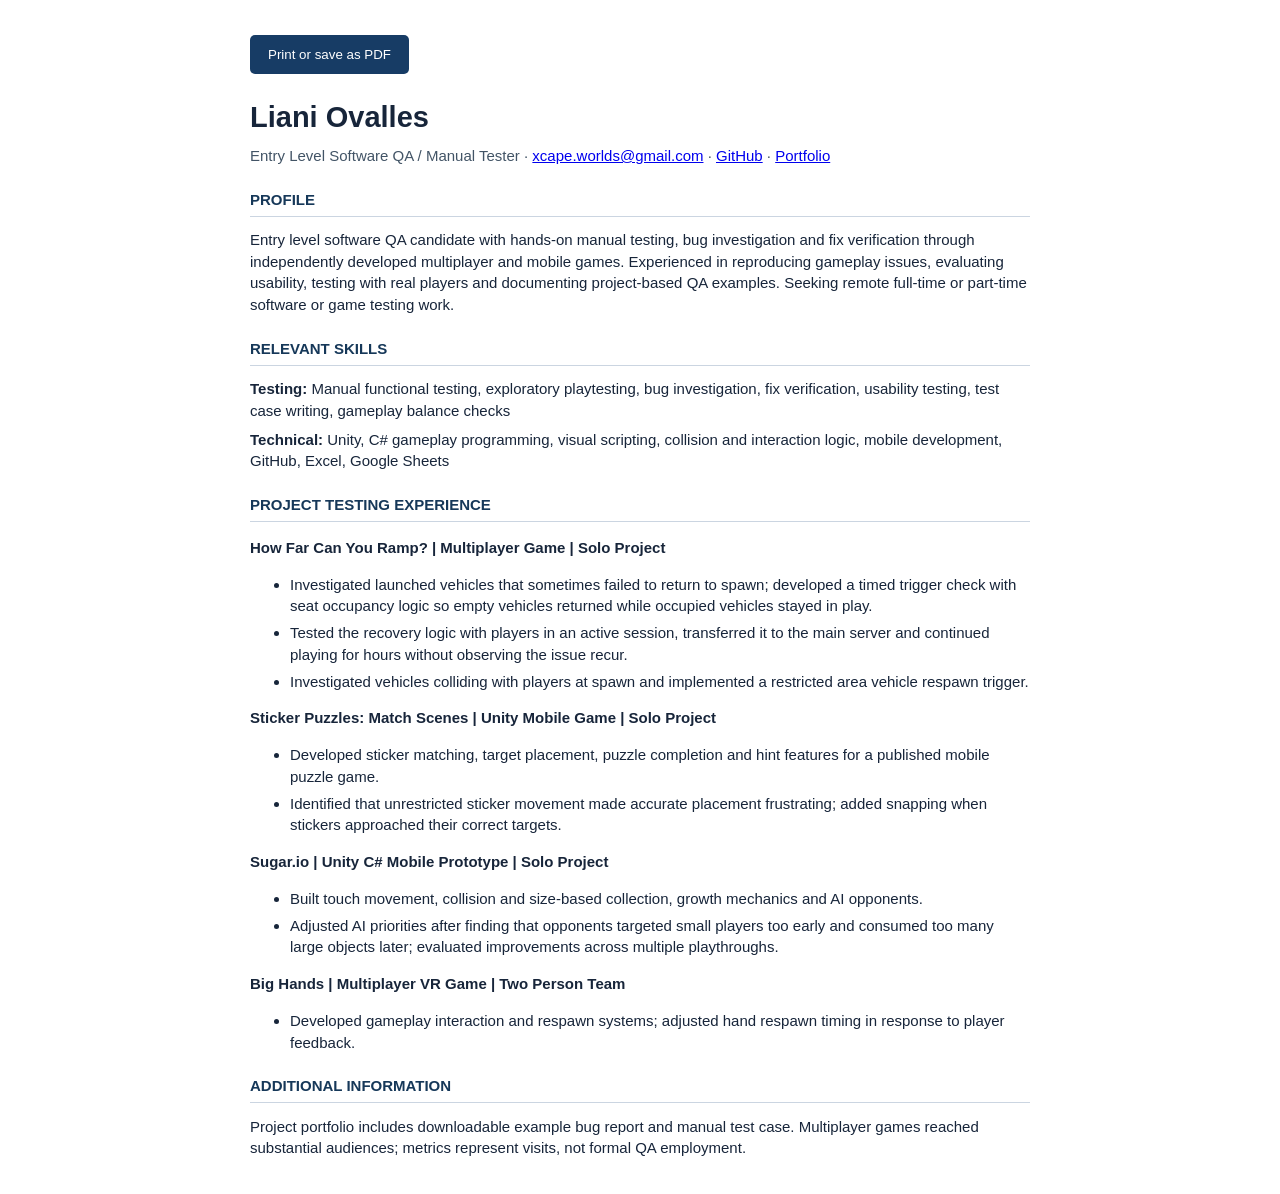
<file: resume.html>
<!doctype html><html lang="en"><head><meta charset="utf-8"><meta name="viewport" content="width=device-width,initial-scale=1"><title>Liani Ovalles | QA Resume</title><style>body{font:15px/1.45 Arial,sans-serif;max-width:780px;margin:35px auto;padding:0 22px;color:#17253a}h1{margin:0;font-size:29px}h2{font-size:15px;border-bottom:1px solid #cbd5e1;padding-bottom:5px;margin-top:22px;color:#163859}h3{font-size:15px;margin-bottom:4px}p{margin:7px 0}li{margin:5px 0}.sub{color:#425466}.actions{margin:0 0 22px}.actions button{background:#173c65;color:white;border:0;border-radius:5px;padding:12px 18px;cursor:pointer}@media print{body{font-size:11pt;margin:0 auto}.actions{display:none}h2{margin-top:14px}li{margin:3px 0}}</style></head><body><div class="actions"><button onclick="window.print()">Print or save as PDF</button></div><h1>Liani Ovalles</h1><p class="sub">Entry Level Software QA / Manual Tester · <a href="mailto:xcape.worlds@gmail.com">xcape.worlds@gmail.com</a> · <a href="https://github.com/xcapeworlds-cloud">GitHub</a> · <a href="https://xcapeworlds-cloud.github.io/Entry-Level-Portfolio/">Portfolio</a></p><h2>PROFILE</h2><p>Entry level software QA candidate with hands-on manual testing, bug investigation and fix verification through independently developed multiplayer and mobile games. Experienced in reproducing gameplay issues, evaluating usability, testing with real players and documenting project-based QA examples. Seeking remote full-time or part-time software or game testing work.</p><h2>RELEVANT SKILLS</h2><p><b>Testing:</b> Manual functional testing, exploratory playtesting, bug investigation, fix verification, usability testing, test case writing, gameplay balance checks</p><p><b>Technical:</b> Unity, C# gameplay programming, visual scripting, collision and interaction logic, mobile development, GitHub, Excel, Google Sheets</p><h2>PROJECT TESTING EXPERIENCE</h2><h3>How Far Can You Ramp? | Multiplayer Game | Solo Project</h3><ul><li>Investigated launched vehicles that sometimes failed to return to spawn; developed a timed trigger check with seat occupancy logic so empty vehicles returned while occupied vehicles stayed in play.</li><li>Tested the recovery logic with players in an active session, transferred it to the main server and continued playing for hours without observing the issue recur.</li><li>Investigated vehicles colliding with players at spawn and implemented a restricted area vehicle respawn trigger.</li></ul><h3>Sticker Puzzles: Match Scenes | Unity Mobile Game | Solo Project</h3><ul><li>Developed sticker matching, target placement, puzzle completion and hint features for a published mobile puzzle game.</li><li>Identified that unrestricted sticker movement made accurate placement frustrating; added snapping when stickers approached their correct targets.</li></ul><h3>Sugar.io | Unity C# Mobile Prototype | Solo Project</h3><ul><li>Built touch movement, collision and size-based collection, growth mechanics and AI opponents.</li><li>Adjusted AI priorities after finding that opponents targeted small players too early and consumed too many large objects later; evaluated improvements across multiple playthroughs.</li></ul><h3>Big Hands | Multiplayer VR Game | Two Person Team</h3><ul><li>Developed gameplay interaction and respawn systems; adjusted hand respawn timing in response to player feedback.</li></ul><h2>ADDITIONAL INFORMATION</h2><p>Project portfolio includes downloadable example bug report and manual test case. Multiplayer games reached substantial audiences; metrics represent visits, not formal QA employment.</p></body></html>
</file>
